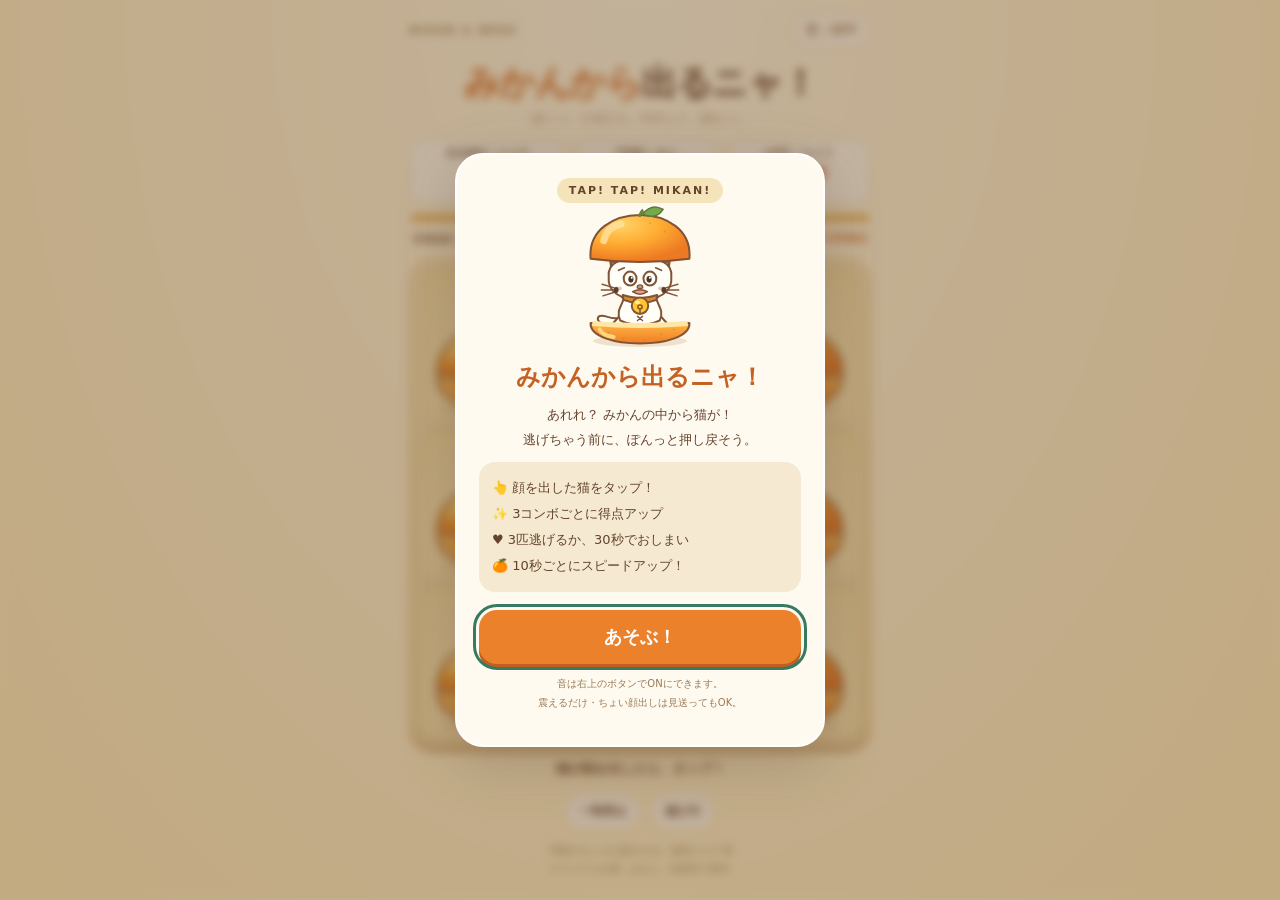
<file: index.html>
<!doctype html>
<html lang="ja">
<head>
<meta charset="utf-8">
<meta name="viewport" content="width=device-width,initial-scale=1,viewport-fit=cover">
<meta name="theme-color" content="#fff4db">
<meta name="description" content="みかんから顔を出す猫をタップ！30秒で遊べる、かわいいオリジナルのブラウザゲーム。">
<title>みかんから出るニャ！</title>
<link rel="stylesheet" href="game.css">
</head>
<body>
<main>
<div class="topline">MIKAN & NEKO <button class="sound" id="sound" aria-pressed="false">音：OFF</button></div>
<h1>みかんから<span>出るニャ！</span></h1><p class="subtitle">ぽこっ、と出たら。やさしく、ぽんっ。</p>
<div class="hud"><div class="stat">SCORE / スコア<b id="score">0</b></div><div class="stat">TIME / あと<b><span id="time">30</span><span style="font-size:12px"> 秒</span></b></div><div class="stat">LIFE / ライフ<b id="lives" aria-label="残りライフ3">♥♥♥</b></div></div>
<div class="progress" role="progressbar" aria-label="残り時間" aria-valuemin="0" aria-valuemax="30" aria-valuenow="30"><div id="timer-fill"></div></div>
<div class="meta"><span id="stage">STAGE 1 · のんびり</span><span id="combo">0 COMBO</span></div>
<div id="board" aria-label="猫が出てくる9個のみかん"></div>
<p id="message" role="status" aria-live="polite">猫が顔を出したら、タップ！</p>
<div class="controls"><button class="secondary" id="pause" disabled>一時停止</button><button class="secondary" id="help">遊び方</button></div>
<p class="foot">30秒のちいさな猫さわぎ。最高スコア <b id="best">0</b><br>オリジナルの猫・みかん・効果音で制作</p>
</main>
<div class="overlay" id="intro" role="dialog" aria-modal="true" aria-labelledby="intro-title"><section class="card"><span class="badge">TAP! TAP! MIKAN!</span><div class="hero illustration" aria-hidden="true"></div><h2 id="intro-title">みかんから出るニャ！</h2><p>あれれ？ みかんの中から猫が！<br>逃げちゃう前に、ぽんっと押し戻そう。</p><div class="how">👆 顔を出した猫をタップ！<br>✨ 3コンボごとに得点アップ<br>♥ 3匹逃げるか、30秒でおしまい<br>🍊 10秒ごとにスピードアップ！</div><button class="primary" id="start">あそぶ！</button><p class="hint">音は右上のボタンでONにできます。<br>震えるだけ・ちょい顔出しは見送ってもOK。</p></section></div>
<div class="overlay" id="paused" hidden role="dialog" aria-modal="true" aria-labelledby="pause-title"><section class="card" id="pause-card"><div class="hero">🍵</div><h2 id="pause-title">ちょっと、ひとやすみ。</h2><p>残り時間は止まっています。<br>猫をタップして押し戻そう！<br>3匹逃げるか30秒で終了です。</p><button class="primary" id="resume">つづける</button></section></div>
<div class="overlay" id="result" hidden role="dialog" aria-modal="true" aria-labelledby="result-title"><section class="card"><span class="badge">おつかれさま！</span><div class="hero illustration" aria-hidden="true"></div><h2 id="result-title">みかんを守ったニャ！</h2><p id="end-reason"></p><div class="result-score"><span id="final-score">0</span><small> 点</small></div><div class="result-details"><div>最大コンボ<b id="final-combo">0</b></div><div>押し戻した猫<b id="final-hits">0</b></div></div><p id="record"></p><button class="primary" id="retry">もう一度あそぶ！</button><p class="hint">深呼吸して、次はもっとぽんぽんっ。</p></section></div>
<script src="sound.js"></script>
<script src="game.js"></script>
</body></html>
</file>
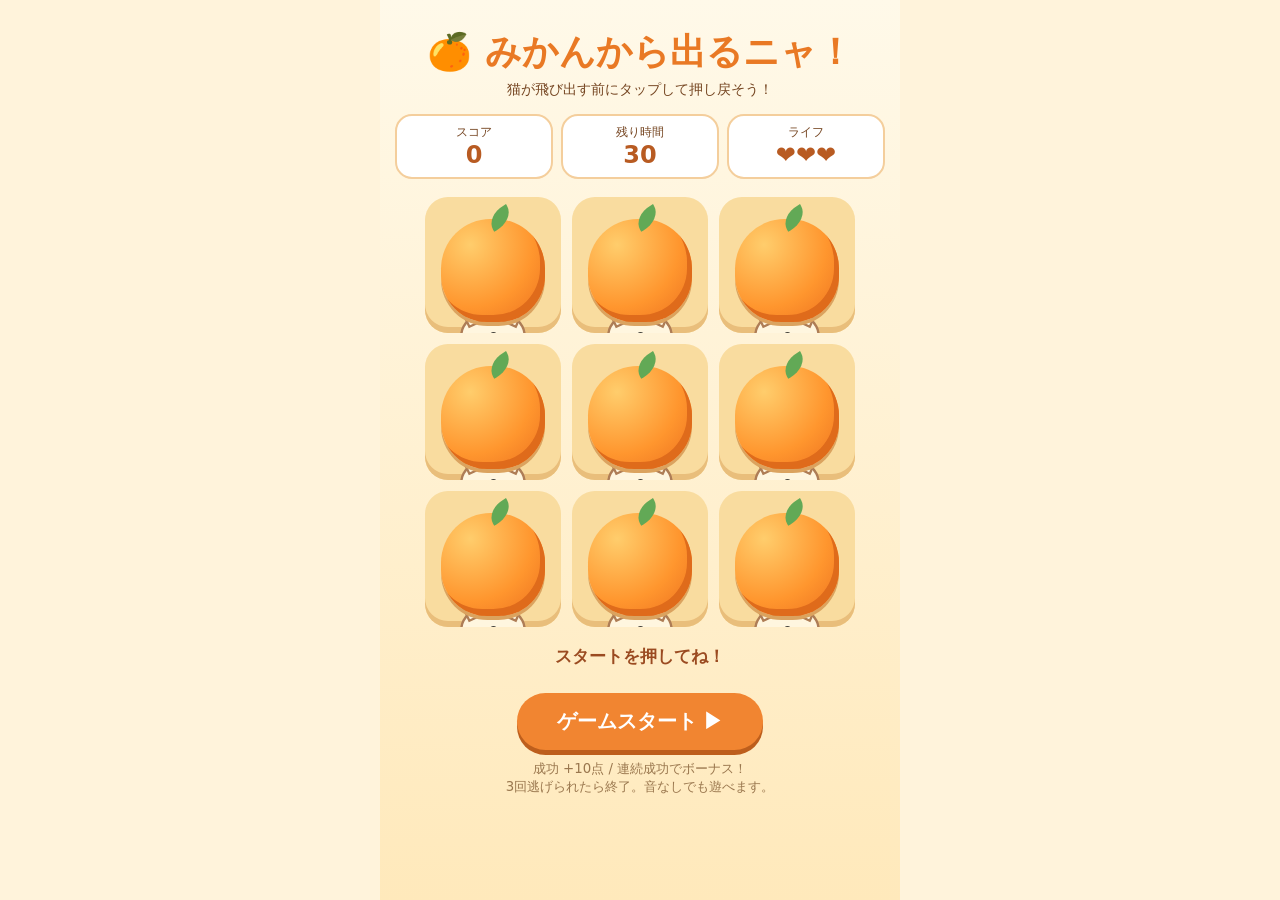
<file: originals/mikan_neko_game.html>
<!doctype html>
<html lang="ja"><head><meta charset="utf-8"><meta name="viewport" content="width=device-width,initial-scale=1,user-scalable=no">
<title>みかんから出るニャ！</title>
<style>
*{box-sizing:border-box}body{margin:0;background:#fff3db;font-family:system-ui,-apple-system,sans-serif;color:#754521;touch-action:manipulation}
main{max-width:520px;min-height:100dvh;margin:auto;padding:18px 15px 24px;text-align:center;background:linear-gradient(#fff9e9,#ffe9bb)}
h1{font-size:clamp(25px,7vw,36px);margin:10px 0 3px;color:#e97924}p{margin:4px 0 12px;font-size:14px}
.hud{display:flex;justify-content:space-between;gap:8px;margin:15px 0}.stat{background:#fff;border:2px solid #f4ce9c;border-radius:17px;flex:1;padding:8px 3px;font-size:12px}.stat b{display:block;font-size:24px;color:#b85b22}
#board{display:grid;grid-template-columns:repeat(3,1fr);gap:11px;margin:18px auto;max-width:430px}
.hole{border:0;position:relative;aspect-ratio:1;background:#f9dc9f;border-radius:23px;box-shadow:inset 0 -6px #e9be7b;overflow:hidden;cursor:pointer;-webkit-tap-highlight-color:transparent}
.orange{position:absolute;left:12%;right:12%;bottom:8%;height:76%;border-radius:48% 48% 45% 45%;background:radial-gradient(circle at 28% 25%,#ffcd6c,#ff962e 58%,#eb6d1d);box-shadow:inset -5px -7px #df6b1b,0 4px #dba35f}
.orange:before{content:"";position:absolute;left:45%;top:-9%;width:23%;height:17%;border-radius:90% 0;background:#62a956;transform:rotate(-30deg)}
.cat{position:absolute;left:20%;right:20%;bottom:32%;height:54%;transform:translateY(110%) scale(.8);transition:transform .14s ease;pointer-events:none}
.cat:before{content:"";position:absolute;inset:12% 0 0;background:#fff6df;border:3px solid #ae7d56;border-radius:46%}
.ear{position:absolute;top:0;width:32%;height:35%;background:#fff6df;border:3px solid #ae7d56;transform:rotate(25deg);border-radius:4px 80% 0 0}.ear.l{left:5%;transform:rotate(-25deg)}.ear.r{right:5%}
.face{position:absolute;top:40%;left:0;right:0;font-size:clamp(15px,5vw,27px);z-index:2}
.hole.up .cat{transform:translateY(0) scale(1)}.hole.up .orange{filter:brightness(1.08)}
.hole.hit{animation:hit .2s}@keyframes hit{50%{transform:scale(.91)}}
#start{border:0;background:#f18531;color:white;font-size:20px;font-weight:800;border-radius:30px;padding:15px 40px;box-shadow:0 5px #bd5e1c}
#start:disabled{opacity:.5}#message{min-height:48px;font-weight:700;font-size:17px;color:#9b4b21}
small{display:block;margin-top:10px;color:#9a774e}
</style></head><body><main>
<h1>🍊 みかんから出るニャ！</h1><p>猫が飛び出す前にタップして押し戻そう！</p>
<div class="hud"><div class="stat">スコア<b id="score">0</b></div><div class="stat">残り時間<b id="time">30</b></div><div class="stat">ライフ<b id="lives">❤️❤️❤️</b></div></div>
<div id="board"></div><div id="message" aria-live="polite">スタートを押してね！</div>
<button id="start">ゲームスタート ▶</button><small>成功 +10点 / 連続成功でボーナス！<br>3回逃げられたら終了。音なしでも遊べます。</small>
</main><script>
const board=document.querySelector('#board'), scoreEl=document.querySelector('#score'), timeEl=document.querySelector('#time'), livesEl=document.querySelector('#lives'), msg=document.querySelector('#message'), start=document.querySelector('#start');
let score=0,time=30,lives=3,combo=0,running=false,active=-1,spawnTimer=null,expireTimer=null,clock=null;
for(let i=0;i<9;i++){let b=document.createElement('button');b.className='hole';b.setAttribute('aria-label',`みかん ${i+1}`);b.innerHTML='<div class="cat"><i class="ear l"></i><i class="ear r"></i><div class="face">•ᴥ•</div></div><div class="orange"></div>';b.addEventListener('click',()=>whack(i));board.append(b)}
const holes=[...board.children];
function display(){scoreEl.textContent=score;timeEl.textContent=time;livesEl.textContent='❤️'.repeat(lives)+'🤍'.repeat(3-lives)}
function clearCat(){clearTimeout(expireTimer);if(active>=0)holes[active].classList.remove('up');active=-1}
function end(){running=false;clearInterval(clock);clearTimeout(spawnTimer);clearCat();start.disabled=false;start.textContent='もう一度遊ぶ ↻';msg.textContent=`終了！ ${score}点 🎉`}
function appear(){if(!running)return;clearCat();active=Math.floor(Math.random()*9);holes[active].classList.add('up');let windowMs=Math.max(500,1250-(30-time)*21);expireTimer=setTimeout(()=>{if(active<0||!running)return;clearCat();combo=0;lives--;display();msg.textContent='あっ！逃げられた！ 🐈💨';if(lives<=0){end();return}spawnTimer=setTimeout(appear,350)},windowMs)}
function whack(i){if(!running||active!==i)return;clearCat();combo++;let points=10+(Math.floor(combo/3)*5);score+=points;display();msg.textContent=combo>=3?`${combo}コンボ！ +${points}点 ✨`:`ナイス！ +${points}点 🍊`;holes[i].classList.add('hit');setTimeout(()=>holes[i].classList.remove('hit'),220);spawnTimer=setTimeout(appear,Math.max(160,420-(30-time)*5))}
function begin(){clearInterval(clock);clearTimeout(spawnTimer);clearCat();score=0;time=30;lives=3;combo=0;running=true;display();start.disabled=true;start.textContent='プレイ中！';msg.textContent='猫をタップ！';clock=setInterval(()=>{time--;display();if(time<=0)end()},1000);spawnTimer=setTimeout(appear,500)}
start.addEventListener('click',begin);display();
</script></body></html>
</file>
<file: game.css>
:root{color-scheme:light;--ink:#64422c;--cream:#fffaf0;--orange:#ee7925}*{box-sizing:border-box}body{margin:0;color:var(--ink);background:radial-gradient(ellipse at top,#fff9e8,#ffedbd);font-family:system-ui,-apple-system,"Hiragino Kaku Gothic ProN",sans-serif;-webkit-tap-highlight-color:transparent}button{font:inherit;color:inherit;cursor:pointer;touch-action:manipulation}button:focus-visible{outline:3px solid #387962;outline-offset:3px}main{width:min(100%,490px);margin:auto;text-align:center;padding:max(12px,env(safe-area-inset-top)) 14px max(20px,env(safe-area-inset-bottom))}.topline{display:flex;align-items:center;justify-content:space-between;color:#99734e;font-size:10px;letter-spacing:2px;font-weight:800}.sound,.secondary{border:1px solid #e3c99b;border-radius:22px;background:var(--cream);padding:9px 13px;font-size:12px;letter-spacing:0;font-weight:700}h1{font-size:clamp(25px,7vw,36px);letter-spacing:-1.5px;margin:11px 0 3px;color:#d56820;line-height:1.3}h1 span{color:var(--ink)}.subtitle{font-size:12px;color:#9c7854;margin:0 0 12px}.hud{display:grid;grid-template-columns:1.1fr 1fr 1fr;gap:8px}.stat{border:1px solid #ebd5ad;border-radius:16px;background:#fffcf3;padding:7px 2px;font-size:10px;font-weight:750;letter-spacing:.5px}.stat b{display:block;font-size:25px;line-height:1.4;letter-spacing:0}.stat:first-child b{color:#d66c24}#lives{font-size:22px;color:#df805a}.progress{height:6px;background:#ebd6a8;border-radius:8px;overflow:hidden;margin:11px 2px}#timer-fill{height:100%;background:#e7a23d;transform-origin:left}.meta{display:flex;justify-content:space-between;font-size:11px;font-weight:800;padding:0 4px}#combo{color:#c96927}#board{display:grid;grid-template-columns:repeat(3,minmax(0,1fr));gap:6px;padding:9px;margin:11px 0 9px;border:2px solid #e7c790;border-radius:25px;background:linear-gradient(#f6e5bd,#eed6a4);box-shadow:0 6px #d5b787}.hole{position:relative;aspect-ratio:.94;min-width:0;border:0;border-radius:18px;padding:0;background:radial-gradient(ellipse at 50% 70%,#fff0c9,#f4dfa8);box-shadow:inset 0 3px 5px #c29b5425;overflow:hidden;user-select:none;-webkit-user-select:none;isolation:isolate}.scene{display:block;width:100%;height:100%;overflow:visible;pointer-events:none}.scene *{vector-effect:non-scaling-stroke}.ink{stroke:#815437;stroke-width:2;stroke-linecap:round;stroke-linejoin:round}.feline,.peek{opacity:0}.feline{transform:translateY(64px) scaleY(.7);transform-origin:80px 140px}.lid-piece,.bowl-piece,.feline,.shell{transform-box:view-box;transform-origin:80px 120px}.tail-piece{transform-origin:63px 126px}.ear-piece{transform-origin:80px 80px}.eyelids{transform-origin:80px 82px}.face-surprised,.face-worried{display:none}.split-line{opacity:.25}.pop{position:absolute;z-index:2;inset:17% 0 auto;font-size:clamp(13px,4vw,19px);font-weight:900;pointer-events:none;color:#aa5419;text-shadow:0 1px #fff8df,1px 0 #fff8df;opacity:0}.stars{opacity:0;transform-origin:80px 75px}
/* One continuous opening: shake, crack and eyes, then stretch into the raised pose. */
.emerging .shell{animation:shake-shell .3s ease-in-out}
.emerging .lid-piece{animation:lift-lid .65s cubic-bezier(.2,.8,.25,1) both}
.emerging .bowl-piece{animation:lower-bowl .65s cubic-bezier(.2,.8,.25,1) both}
.emerging .peek{animation:peek-eyes .65s both}
.emerging .feline{animation:stand-up .65s cubic-bezier(.2,.8,.25,1) both}
.holding .lid-piece{animation:lid-sway 1s ease-in-out infinite alternate}
.holding .feline{animation:cat-breathe 1.4s ease-in-out infinite alternate}
.holding .bowl-piece{animation:none;transform:translateY(16px) scaleY(.65)}
.holding .peek{animation:none;opacity:0}
.holding .eyelids{animation:blink 2.5s infinite}
.holding .ear-piece{animation:ear-twitch 1.8s ease-in-out infinite}
.holding .tail-piece{animation:tail-swish .65s ease-in-out infinite alternate}
.hit .feline{animation:duck-cat .5s cubic-bezier(.35,0,.6,1) both}
.hit .lid-piece{animation:close-lid .5s both}
.hit .bowl-piece{animation:close-bowl .5s both}
.hit .face-normal{display:none}.hit .face-surprised{display:inline}.hit:not(.surprised) .face-worried{display:none}
.hit:not(.surprised) .face-surprised{display:inline}
.hit .stars{animation:star-burst .55s ease-out both}
.hit .pop{animation:score-pop .55s both}
.hit .shell{animation:closed-bounce .5s both}
.escaped .feline{animation:escape-cat .65s cubic-bezier(.25,.3,.6,1) both}
.escaped .lid-piece{animation:toss-lid .65s ease-out both}
.escaped .bowl-piece{transform:translateY(16px) scaleY(.65)}
.escaped .face-normal{display:none}.escaped .face-surprised{display:inline}
.escaped .pop{animation:score-pop .65s both;color:#a35847}
.motion-paused *{animation-play-state:paused!important}
.illustration{width:150px;height:140px;margin:8px auto!important}.illustration .feline{opacity:1;transform:none}.illustration .lid-piece{transform:translateY(-62px)}.illustration .bowl-piece{transform:translateY(16px) scaleY(.65)}
@keyframes shake-shell{0%,100%{transform:translateX(0)}20%,60%{transform:translateX(-2px) rotate(-1deg)}40%,80%{transform:translateX(2px) rotate(1deg)}}
@keyframes lift-lid{0%,16%{transform:translateY(0)}32%,44%{transform:translateY(-9px)}85%{transform:translateY(-65px) rotate(-2deg)}100%{transform:translateY(-62px)}}
@keyframes lower-bowl{0%,44%{transform:none}100%{transform:translateY(16px) scaleY(.65)}}
@keyframes peek-eyes{0%,20%{opacity:0}28%,47%{opacity:1}60%,100%{opacity:0}}
@keyframes stand-up{0%,43%{opacity:0;transform:translateY(64px) scaleY(.7)}48%{opacity:1;transform:translateY(60px) scaleY(.7)}85%{opacity:1;transform:translateY(-3px) scaleY(1.04)}100%{opacity:1;transform:none}}
@keyframes lid-sway{from{transform:translateY(-62px) rotate(-1deg)}to{transform:translateY(-63px) rotate(1deg)}}
@keyframes cat-breathe{from{opacity:1;transform:scaleY(1)}to{opacity:1;transform:scaleY(1.015)}}
@keyframes blink{0%,43%,49%,100%{transform:scaleY(1)}46%{transform:scaleY(.08)}}
@keyframes ear-twitch{0%,70%,100%{transform:none}80%{transform:rotate(-3deg)}90%{transform:rotate(2deg)}}
@keyframes tail-swish{from{transform:rotate(-8deg)}to{transform:rotate(12deg)}}
@keyframes duck-cat{0%,30%{opacity:1;transform:none}45%{opacity:1;transform:translateY(-4px) scaleY(1.06)}86%,100%{opacity:0;transform:translateY(75px) scaleY(.55)}}
@keyframes close-lid{0%,30%{transform:translateY(-62px)}78%{transform:none}90%{transform:translateY(-5px)}100%{transform:none}}
@keyframes close-bowl{0%,30%{transform:translateY(16px) scaleY(.65)}78%,100%{transform:none}}
@keyframes closed-bounce{0%,75%,100%{transform:none}86%{transform:scale(1.05,.94)}}
@keyframes star-burst{0%{opacity:0;transform:scale(.6)}22%{opacity:1}100%{opacity:0;transform:translateY(-16px) scale(1.2)}}
@keyframes score-pop{0%{opacity:0;transform:translateY(8px)}18%,70%{opacity:1}100%{opacity:0;transform:translateY(-14px)}}
@keyframes escape-cat{0%{opacity:1;transform:none}25%{opacity:1;transform:translateY(7px) scaleY(.85)}50%{opacity:1;transform:translate(10px,-24px) rotate(-8deg)}100%{opacity:0;transform:translate(190px,-140px) rotate(20deg)}}
@keyframes toss-lid{0%{opacity:1;transform:translateY(-62px)}35%{opacity:1;transform:translate(-15px,-80px) rotate(-25deg)}100%{opacity:0;transform:translate(-110px,-140px) rotate(-110deg)}}
#message{min-height:25px;margin:13px 0 8px;font-size:13px;font-weight:800}.controls{display:flex;justify-content:center;gap:10px}.foot{font-size:10px;line-height:1.8;color:#9a7953;margin:12px 0 0}.overlay{position:fixed;z-index:20;inset:0;display:flex;align-items:center;justify-content:center;padding:20px;background:#67462666;backdrop-filter:blur(5px);-webkit-backdrop-filter:blur(5px);overflow:auto}.overlay[hidden]{display:none}.card{width:min(100%,370px);max-height:calc(100dvh - 40px);overflow:auto;background:var(--cream);border:2px solid #fff;border-radius:28px;padding:23px 22px;text-align:center;box-shadow:0 15px 55px #5f3e2944}.badge{display:inline-block;font-size:11px;letter-spacing:2px;font-weight:800;background:#f5e4ba;border-radius:25px;padding:6px 12px}.hero{font-size:48px;margin:12px 0;line-height:1.2}.card h2{font-size:24px;color:#c56123;margin:10px 0}.card p{font-size:13px;line-height:1.9;margin:10px 0}.how{padding:13px;background:#f5ead1;border-radius:16px;text-align:left;font-size:13px;line-height:2}.primary{display:block;width:100%;border:0;border-radius:18px;background:#ec812c;color:white;font-size:18px;font-weight:850;padding:15px 8px;box-shadow:0 5px #bf6022;margin:18px 0 8px}.hint{font-size:10px!important;color:#9a7954}.result-score{font-size:52px;font-weight:900;color:#d36b26;margin:10px;line-height:1.2}.result-score small{font-size:16px}.result-details{display:flex;justify-content:center;gap:25px;font-size:12px;line-height:2}.result-details b{display:block;font-size:20px}
@media(max-height:700px){main{padding-top:7px}h1{margin-top:5px}.subtitle{margin-bottom:7px}.stat{padding:4px 2px}#board{max-width:330px;margin:9px auto;gap:4px;padding:7px}#message{margin-top:11px}.foot{margin-top:7px}}
@media(prefers-reduced-motion:reduce){.emerging .shell,.holding .ear-piece,.holding .tail-piece,.holding .eyelids{animation:none}.holding .lid-piece{animation:none;transform:translateY(-62px)}.holding .feline{animation:none;opacity:1;transform:none}.hit .shell{animation:none}}

/* Escape uses a temporary fixed layer so the cat can leap beyond its grid cell. */
.escape-flight{position:fixed;z-index:15;pointer-events:none;overflow:visible}
.escape-flight .scene{overflow:visible}
.escape-flight .bowl-piece,.escape-flight .peek,.escape-flight .stars,.escape-flight .scene>ellipse{display:none}
.hole.escaped .feline,.hole.escaped .lid-piece{visibility:hidden}
.escape-flight .feline{animation:flight-cat .65s cubic-bezier(.25,.3,.6,1) both}
@keyframes flight-cat{0%{opacity:1;transform:none}20%{opacity:1;transform:translateY(7px) scaleY(.85)}45%{opacity:1;transform:translate(15px,-30px) rotate(-8deg)}100%{opacity:0;transform:translate(var(--flight-x),-190px) rotate(28deg)}}

.hit.surprised .face-surprised{transform:scale(1.07);transform-origin:80px 88px}
.flight-stage{position:fixed;inset:0;z-index:15;overflow:hidden;pointer-events:none}
.flight-stage .escape-flight{position:absolute}
.hole.escaped .feline,.hole.escaped .lid-piece{animation:none}
/* Harmless decoys use their own timelines and never enter the hittable state. */
.feint .shell{animation:shake-shell .42s ease-in-out both}
.peek-only .lid-piece{animation:peek-lid .78s ease-in-out both}
.peek-only .peek{animation:peek-look .78s both}
.peek-only .shell{animation:shake-shell .3s ease-in-out}
@keyframes peek-lid{0%,12%,100%{transform:none}30%,65%{transform:translateY(-15px) rotate(-2deg)}}
@keyframes peek-look{0%,15%,85%,100%{opacity:0}30%,65%{opacity:1}}
.energetic.emerging .feline,.energetic.emerging .lid-piece,.energetic.emerging .bowl-piece,.energetic.emerging .peek{animation-duration:.52s}
.energetic.holding .feline{animation-duration:.65s}
.face-smile,.face-sleepy{display:none}
.expression-smile:not(.hit):not(.escaped) .face-normal,.expression-sleepy:not(.hit):not(.escaped) .face-normal{display:none}
.expression-smile:not(.hit):not(.escaped) .face-smile,.expression-sleepy:not(.hit):not(.escaped) .face-sleepy{display:inline}
#combo{display:inline-block;transform-origin:right center}
#combo.combo-bounce{animation:combo-pop .3s ease-out}
@keyframes combo-pop{40%{transform:scale(1.2);color:#d34e1e}100%{transform:scale(1)}}
.motion-paused .combo-bounce{animation-play-state:paused!important}

.peek-face{display:none}.peek-only .peek-face{display:inline}
</file>
